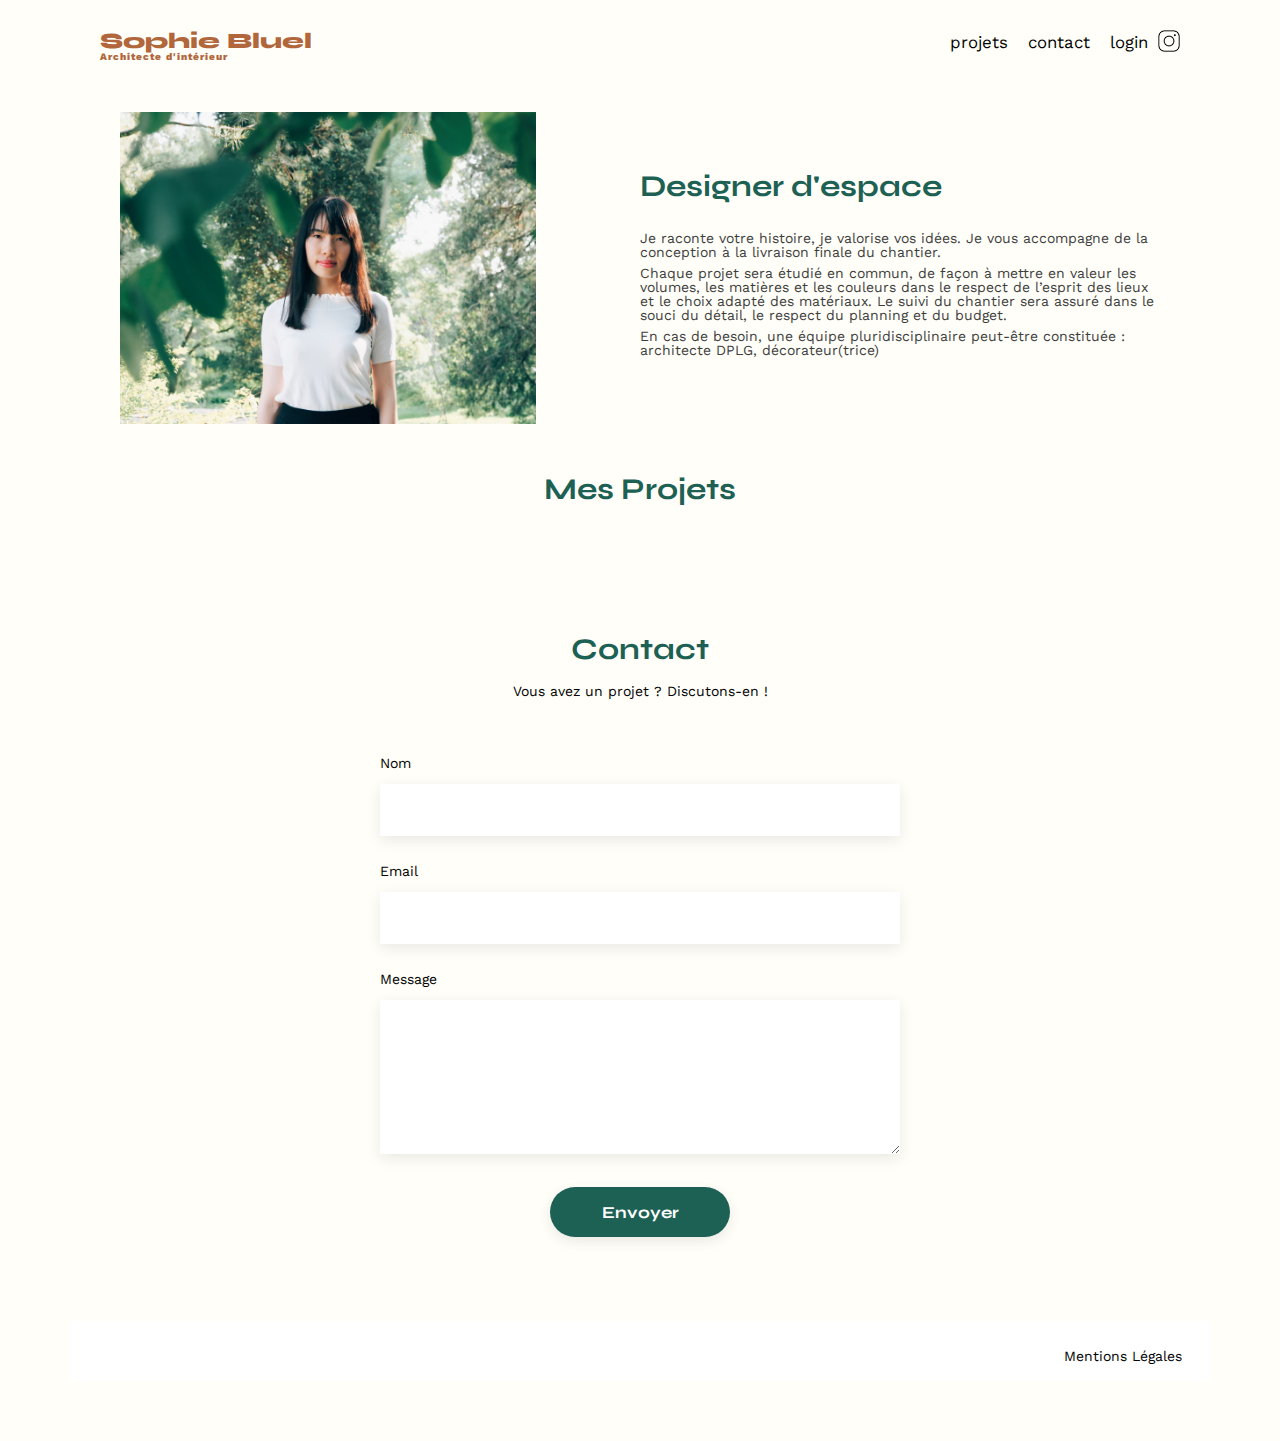
<file: FrontEnd/index.html>
<!DOCTYPE html>
<html lang="fr">
	
<head>
	<meta charset="UTF-8">
	<title>Sophie Bluel - Architecte d'intérieur</title>
	<meta name="viewport" content="width=device-width, initial-scale=1.0">
	<link rel="preconnect" href="https://fonts.googleapis.com">
	<link rel="preconnect" href="https://fonts.gstatic.com" crossorigin>
	<link href="https://fonts.googleapis.com/css2?family=Syne:wght@700;800&family=Work+Sans&display=swap" rel="stylesheet">
	<meta name="description" content="">
	<link rel="stylesheet" href="./assets/style.css">
	<link rel="stylesheet" href="https://cdnjs.cloudflare.com/ajax/libs/font-awesome/6.2.1/css/all.min.css"
        integrity="sha512-MV7K8+y+gLIBoVD59lQIYicR65iaqukzvf/nwasF0nqhPay5w/9lJmVM2hMDcnK1OnMGCdVK+iQrJ7lzPJQd1w=="
        crossorigin="anonymous" referrerpolicy="no-referrer" />
</head>
<body>
	<div class="connexion-banner">
	   <i class="fas fa-light fa-pen-to-square"></i>
	   <p>Mode édition</p>
	</div>
<header>
	<h1>Sophie Bluel <span>Architecte d'intérieur</span></h1>
	<nav>
		<ul>
			<a href="#portfolio">projets</a>
			<a href="#contact">contact</a>
			<a href="login.html" id="loggedIn">login</a>
			<a href="index.html" id="loggedOut">logout</a>
			<li><img src="./assets/icons/instagram.png" alt="Instagram"></li>
		</ul>
	</nav>
</header>

<main>
	<section id="introduction">
		<figure>
			<img src="./assets/images/sophie-bluel.png" alt="">
		</figure>
		<article>
			<h2>Designer d'espace</h2>
			<p>Je raconte votre histoire, je valorise vos idées. Je vous accompagne de la conception à la livraison finale du chantier.</p>
			<p>Chaque projet sera étudié en commun, de façon à mettre en valeur les volumes, les matières et les couleurs dans le respect de l’esprit des lieux et le choix adapté des matériaux. Le suivi du chantier sera assuré dans le souci du détail, le respect du planning et du budget.</p>
			<p>En cas de besoin, une équipe pluridisciplinaire peut-être constituée : architecte DPLG, décorateur(trice)</p>
		</article>
	</section>

	<section id="portfolio">
	<div class="user-mode">
		<h2>Mes Projets</h2>
		<div class="btn-modifier">
			<a href="#modale" id="button-modale"><i class="fas fa-light fa-pen-to-square"></i>modifier</a>
		</div>
	</div>
        <div class="filtres"></div>
        <div class=" gallery"></div>
   </section>

   <aside id="modale" aria-hidden="true" role="dialog" style="display: none;">
	  <div class="modale-content">
		     <button id="close-modale"><i class="fa-solid fa-xmark"></i></button>
		     <h3>Galerie photo</h3>
		     <div class="modale-gallery"></div>
		     <div class="btn-add">
		     <button id="add-picture">Ajouter une photo</button>
	     </div>
	  </div>
   </aside>
   <aside id="modale-add" aria-hidden="true" role="dialog" style="display: none;">
		<div class="modale2">
		      <h3>Ajout photo</h3> 
		      <form id="add-form" name="add-form">
			    <div id="labelPhoto">
				    <i class="fa-regular fa-image" id="pictureIcon"></i>
				    <label for="photo" id="photo-library">+ Ajouter photo</label>
			        <input type="file" class="photo" name="photo" id="photo" accept="image/png, image/jpeg" required> 
			        <p>jpg, png : 4mo max</p>
			   </div>
			   <label for="title">Titre</label>
			   <input type="text" id="title" name="title" required>
			   <label for="selectCategory">Catégorie</label>
			   <select id="selectCategory" name="selectCategory"></select> 
		     </form>
			 <input type="submit" id="valider" value="valider">
	        <button id="return-btn"><i class="fa-solid fa-arrow-left"></i></button>
			<button id="close-modale2"><i class="fa-solid fa-xmark"></i></button>
	  </div>
  </aside>

	<section id="contact">
		<h2>Contact</h2>
		<p>Vous avez un projet ? Discutons-en !</p>
		<form action="#" method="post">
			<label for="name">Nom</label>
			<input type="text" name="name" id="name">
			<label for="email">Email</label>
			<input type="email" name="email" id="email">
			<label for="message">Message</label>
			<textarea name="message" id="message" cols="30" rows="10"></textarea>
			<input type="submit" value="Envoyer">
		</form>
	</section>
</main>

<footer>
	<nav>
		<ul>
			<li>Mentions Légales</li>
		</ul>
	</nav>
</footer>
</body>
<script src="JavaScript/works.js"></script>
</html>
</file>
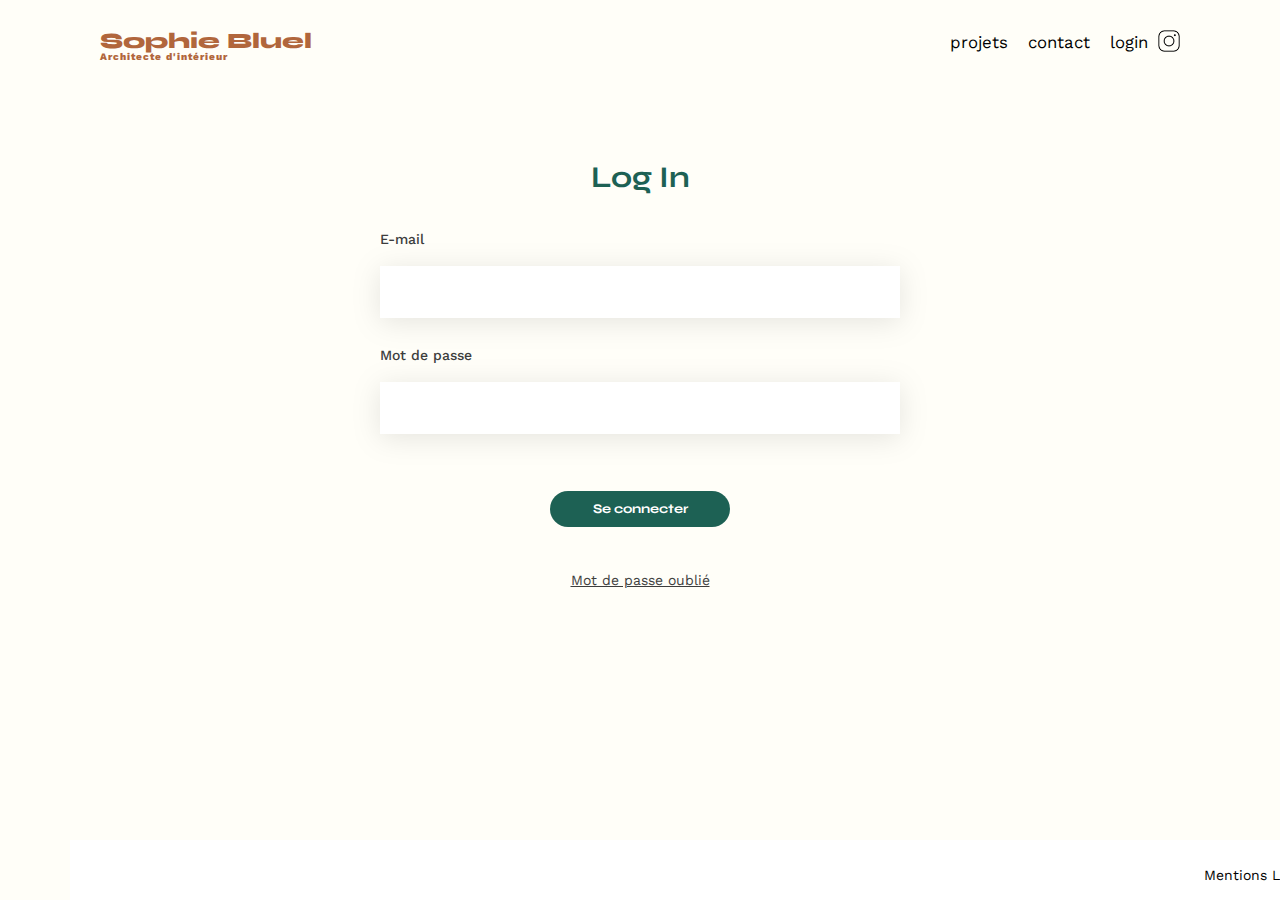
<file: FrontEnd/login.html>
<!DOCTYPE html>
<html lang="fr">
	
<head>
	<meta charset="UTF-8">
	<title>Sophie Bluel - Login</title>
	<meta name="viewport" content="width=device-width, initial-scale=1.0">
	<link rel="preconnect" href="https://fonts.googleapis.com">
	<link rel="preconnect" href="https://fonts.gstatic.com" crossorigin>
	<link href="https://fonts.googleapis.com/css2?family=Syne:wght@700;800&family=Work+Sans&display=swap" rel="stylesheet">
	<meta name="description" content="">
	<link rel="stylesheet" href="./assets/style.css">
	<link rel="stylesheet" href="./assets/login.css">	
</head>
<body>
<header>
	<h1>Sophie Bluel <span>Architecte d'intérieur</span></h1>
	<nav>
		<ul>
			<a href="index.html">projets</a>
			<a>contact</a>
			<a href="login.html">login</a>
			<li><img src="./assets/icons/instagram.png" alt="Instagram"></li>
		</ul>
	</nav>
</header>
<main>
	<section class="login">
		<h2>Log In</h2>
		<form class="login-form" action="#" method="#">
			<label for="email">E-mail</label>
			<input type="email" name="email" id="email" required>
			<label for="password">Mot de passe</label>
			<input type="password" name="password" id="password" required>
			<input type="submit" value="Se connecter" class="btn-connexion" id="submitInfo">
			<a href="#">Mot de passe oublié</a>
		</form>
	</section>
</main>
<footer>
	<nav>
		<ul>
			<li>Mentions Légales</li>
		</ul>
	</nav>
</footer>
</body>
<script src="JavaScript/login.js"></script>
</html>
</file>
<file: FrontEnd/assets/login.css>
body{
    background-color: #FFFEF8;
}
main{
    display: flex;
    flex-direction: column;
    justify-content: center;
}
footer{
	background-color: #fff;
	position: fixed;
	bottom: 0;
	height: 60px;
	width: 100%;
}
footer nav{
	display: flex;
	align-items: center;
	justify-content: flex-end;
}
nav ul li, .btn-connexion:hover{
    cursor: pointer;
}
.login{
    display: flex;
    flex-direction: column;
    align-items: center;
}
.login h2{
    margin-bottom: 40px;
}
.login-form{
    display: flex;
    flex-direction: column;
    justify-content: center;
    width: 50%;
    gap: 20px;
}
.login-form #password, .login-form #email{
    border: none;
    height: 50px;
    filter: drop-shadow(0px 4px 14px rgba(0, 0, 0, 0.1));
    margin-bottom: 10px;
    background: #fff;
}
.login-form label{
    color: #3d3d3d;
    font-size: 14px;
    font-weight: 500;
    font-family: 'Work Sans';
    margin: none;
}
#submitInfo{
    border-radius: 60px;
    background-color: #1d6154;
    color: #fff;
    border: none;
    padding: 10px;
}
.login-form a{
    text-align: center;
    color: #3d3d3d;
}
</file>
<file: FrontEnd/assets/style.css>
/* http://meyerweb.com/eric/tools/css/reset/
   v2.0 | 20110126
   License: none (public domain)
*/

html, body, div, span, applet, object, iframe,
h1, h2, h3, h4, h5, h6, p, blockquote, pre,
a, abbr, acronym, address, big, cite, code,
del, dfn, em, img, ins, kbd, q, s, samp,
small, strike, strong, sub, sup, tt, var,
b, u, i, center,
dl, dt, dd, ol, ul, li,
fieldset, form, label, legend,
table, caption, tbody, tfoot, thead, tr, th, td,
article, aside, canvas, details, embed,
figure, figcaption, footer, header, hgroup,
menu, nav, output, ruby, section, summary,
time, mark, audio, video {
	margin: 0;
	padding: 0;
	border: 0;
	font-size: 100%;
	font: inherit;
	vertical-align: baseline;
}
/* HTML5 display-role reset for older browsers */
article, aside, details, figcaption, figure,
footer, header, hgroup, menu, nav, section {
	display: block;
}
body {
	line-height: 1;
	background-color: #FFFEF8;
}
ol, ul {
	list-style: none;
}
blockquote, q {
	quotes: none;
}
blockquote:before, blockquote:after,
q:before, q:after {
	content: '';
	content: none;
}
table {
	border-collapse: collapse;
	border-spacing: 0;
}
/** end reset css**/
body {
	max-width: 1140px;
	margin:auto;
	font-family: 'Work Sans' ;
	font-size: 14px;
	position: relative;
	padding-bottom: 60px;
	min-height: 88vh
}
header {
	display: flex;
	justify-content: space-between;
	margin: 30px;
}
section {
	margin: 50px 0
}
main{
	margin: 50px;
}

h1{
	display: flex;
	flex-direction: column;
	font-family: 'Syne';
	font-size: 22px;
	font-weight: 800;
	color: #B1663C
}

h1 > span {
	font-family: 'Work Sans';
	font-size:10px;
	letter-spacing: 0.1em;
;
}
h2{
	font-family: 'Syne';
	font-weight: 700;
	font-size: 30px;
	color: #1D6154
}
nav ul {
	display: flex;
	align-items: center;
}
nav a {
	padding: 0 10px;
	font-size: 1.2em;
	text-decoration: none;
	color: black;
}
nav img{
	width: 22px;
	height: 22px;
}
nav a:hover {
	font-weight: 700;
	cursor: pointer;
}
#log{
	text-decoration: none;
	color: black;
}
#log:hover{
	color: #B1663C;
}
#loggedOut{
	display: none;
}
#introduction {
	display: flex;
	align-items: center;
}
#introduction figure {
	flex: 1
}
#introduction img {
	display: block;
	width: 80%;
}

#introduction article {
	flex: 1;
}
#introduction h2 {
	margin-bottom: 1em;
}

#introduction p {
	margin-bottom: 0.5em;
	color: #3d3d3d;
	font-size: 14px;
}
footer{
	background-color: #fff;
	height: 60px;
	width: 100%;
}
footer nav{
	display: flex;
	align-items: center;
	justify-content: flex-end;
}
#portfolio h2 {
	text-align: center;
	margin-bottom: 1em;
}
.filtres{
	display: flex;
	flex-direction: row;
	justify-content: center;
	gap: 10px;	
	margin: 40px;
	margin-top: 10px;
}
.filtres button{
	font-family: 'Syne';
	font-weight: 700;
	color: #1D6154;
	border-radius: 50px;
	border: 1px solid #1D6154;
	background-color: transparent;
	padding: 8px 15px 8px 15px;
}
.filtres button:hover{
	background-color: #1D6154;
	color: #fff;
	cursor: pointer;
}
.gallery {
	width: 100%;
	display: grid;
	grid-template-columns: 1fr 1fr 1fr;
	grid-column-gap: 20px;
	grid-row-gap: 20px;
	margin-bottom: 40px;
}
.gallery img {
	width: 100%;
}
#contact {
	width: 50%;
margin: auto;
}
#contact > * {
	text-align: center;

}
#contact h2{
	margin-bottom: 20px;
}
#contact form {
	text-align: left;
	margin-top:30px;
	display: flex;
	flex-direction: column;
}
#contact input {
	height: 50px;
	font-size: 1.2em;
	border: none;
	box-shadow: 0px 4px 14px rgba(0, 0, 0, 0.09);
}
#contact label {
	margin: 2em 0 1em 0;
}
#contact textarea {
	border: none;
	box-shadow: 0px 4px 14px rgba(0, 0, 0, 0.09);
}
input[type="submit"]{
	font-family: 'Syne';
	font-weight: 700;
	color: white;
	background-color: #1D6154;
	margin : 2em auto ;
	width: 180px;
	text-align: center;
	border-radius: 60px ;
}
footer nav ul {
	display: flex;
	justify-content: flex-end;
	margin: 2em
}
.connexion-banner{
	display: flex;
	justify-content: center;
	background: black;
	width: 100%;
	height: auto;
	padding: 10px;
	gap: 10px;
	display: none;
}
.connexion-banner :hover{
	cursor: pointer;
}
.user-mode h2, .user-mode button{
	display: flex;
	align-content: center;
}
.connexion-banner p{
	font-family: 'Work Sans';
}
.connexion-banner i, .connexion-banner p{
	color: #fff;
	display: flex;
}
.user-mode{
	display: flex;
	align-items: center;
	justify-content: center;
	gap: 30px;
	padding: 0;
}
#button-modale{
	font-family: 'work sans';
	text-decoration: none;
}
.btn-modifier{
	display: none;
	margin-bottom: 2em;
}
.btn-modifier i{
	padding-right: 10px;
}
.btn-modifier i, .btn-modifier a{
	color: black;
}
.btn-modifier :hover{
	color: #B1663C;
}
#modale, #modale-add{
	position:fixed;
	display: flex;
	align-items: center;
	justify-content: center;
	top: 0;
	left: 0;
	width: 100%;
	height: 100%;
	background: rgba(0, 0, 0, 0.3);
}
.modale-content{
	overflow: auto;
	width: 630px;
	height: 688px;
	border-radius: 10px;
	background-color: #fff;
	position: relative;
	display: flex;
	flex-direction: column;
	align-items: center;
}
.modale2{
	overflow: auto;
	width: 630px;
	height: 688px;
	border-radius: 10px;
	background-color: #fff;
	display: flex;
	flex-direction: column;
	align-items: center;
	position: relative;
}
#close-modale, #close-modale2{
	background: none;
	border: none;
	font-size: 14px;
	cursor: pointer;
}
.modale-content h3, .modale2 h3{
	display: flex;
	justify-content: center;
	font-weight: 400;
	font-size: 26px;
	padding: 30px;
	margin-top: 40px;
}
#add-picture{
	background-color: #1D6154;
	color: #fff;
	border: none;
	font-family: "Syne";
	border-radius: 25px;
	padding: 10px 35px 10px 35px;
	width: 40%;
	position: absolute;
	bottom: 40px;
	transform: translateX(-50%);
    left: 50%;
}
.btn-add :hover{
	cursor: pointer;
}
.modale-gallery{
	width: 70%;
	display: grid;
	grid-template-columns: 1fr 1fr 1fr 1fr 1fr;
	grid-row-gap: 10px;
	margin: 30px;
	padding-bottom: 40px;
	border-bottom: 1px solid rgb(172, 172, 172);
}
.modaleWork{
	position: relative;
}
.modaleWork-img{
	width: 77px;
    height: 103px;
	display: block;
}
.delete-button{
	position: absolute;
	top: 5px;
	right: 15px;
	background-color: #000;
	border: none;
	border-radius: 2px;
	cursor: pointer;
	padding: 0;
	color: #fff;
	width: 17px;
	height: 17px;
}
#return-btn{
	background: transparent;
	border: none;
	font-size: 16px;
	cursor: pointer;
}
#add-form{
	display: flex;
	flex-direction: column;
	border-bottom:1px solid #b3b3b3;
	padding-bottom: 40px;
	width: 65%;
	gap: 20px;
}
#valider{
	border: none;
	padding: 10px 35px 10px 35px;
	background-color: #a7a7a7;
	cursor: pointer;
	display: flex;
	align-items: center;
	margin: auto;
	width: 40%;
}
#labelPhoto{
	background-color: #E8F1F6;
	border-radius: 3px;
	display: flex;
	flex-direction: column;
	align-items: center;
	gap: 10px;
	width: 100%;
}
#pictureIcon{
	font-size: 70px;
	color: #B9C5CC;
	padding-top: 20px;
}
.photo{
	display: none;
}
#photo-library{
	background-color: #B9C5CC;
	border-radius: 25px;
	padding: 10px 20px 10px 20px;
	color: #306685;
	cursor: pointer;
}
#labelPhoto p{
	font-size: 10px;
	color: #444;
	font-weight: 400;
	padding-bottom: 20px;
}
#title, #selectCategory{
	border: none;
	width: 100%;
	box-shadow: 0px 4px 14px rgba(0, 0, 0, 0.09);
	height: 51px;
	background-color: #fff;
	color: #444;
	font-family: 'Work Sans';
	font-weight: 400;
}
#return-btn {
	position: absolute;
	top: 20px;
	left: 20px;
	width: 30px;
	height: 30px;
	cursor: pointer;
	background: none;
	border: none;
	padding: 0;
  }
  #return-btn i {
	font-size: 1.3em;
	display: block;
  }
  #close-modale2, #close-modale {
	position: absolute;
	top: 20px;
	right: 20px;
	width: 30px;
	height: 30px;
	cursor: pointer;
	background: none;
	border: none;
	padding: 0;
  }
  #close-modale2 i, #close-modale i{
	font-size: 1.3em;
	display: block;
  }
</file>
